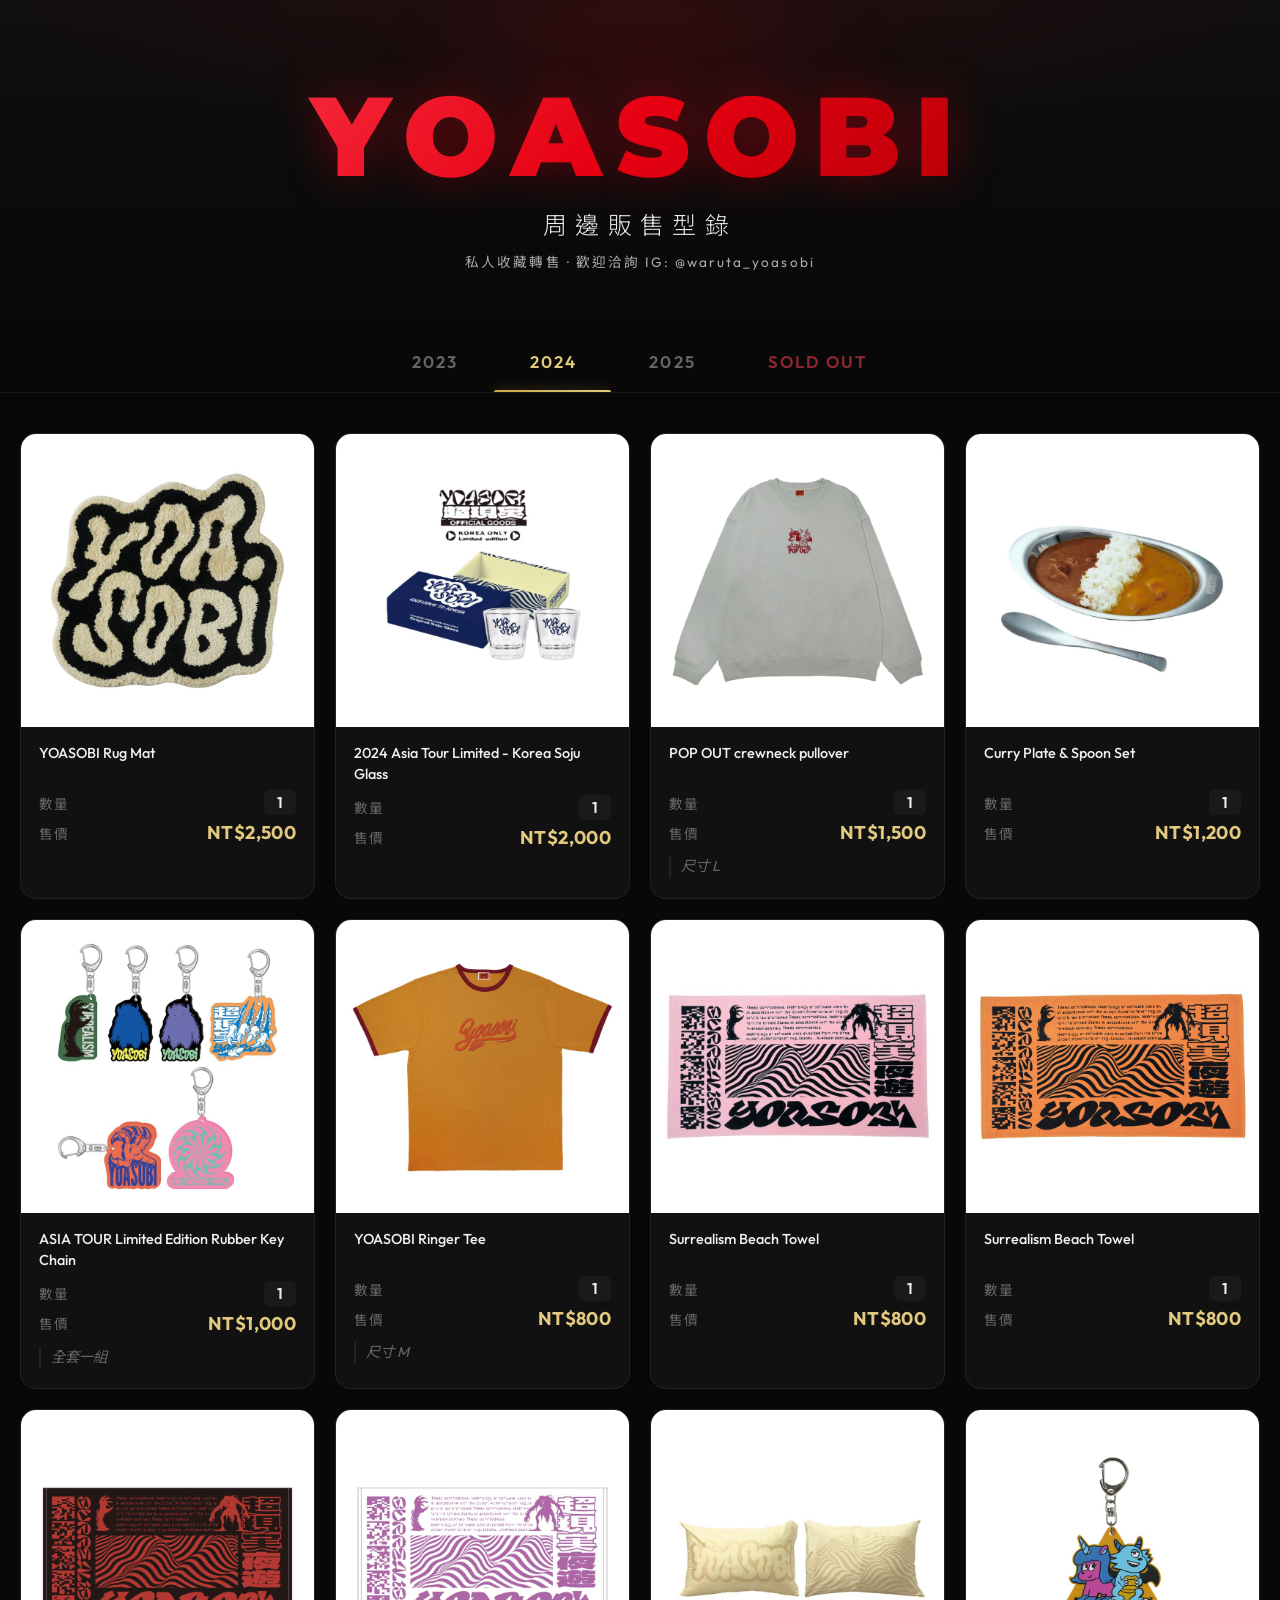
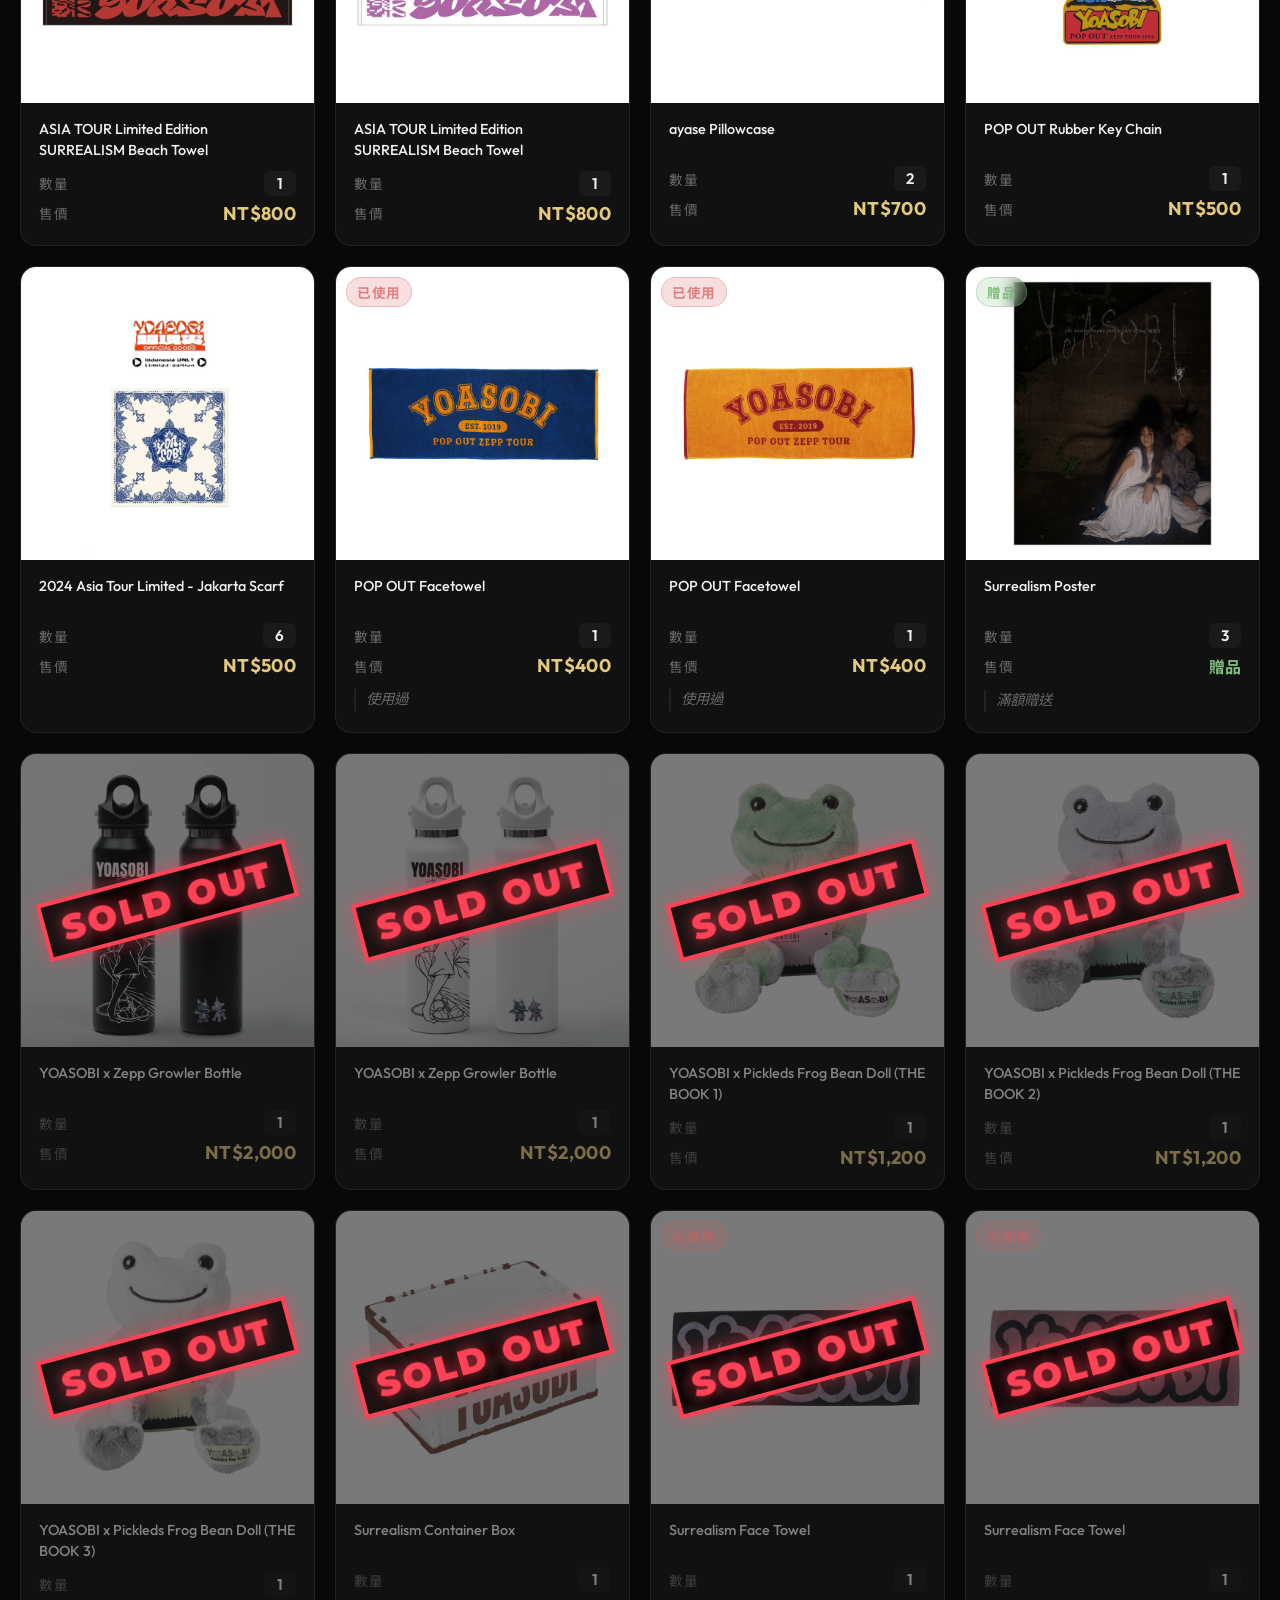
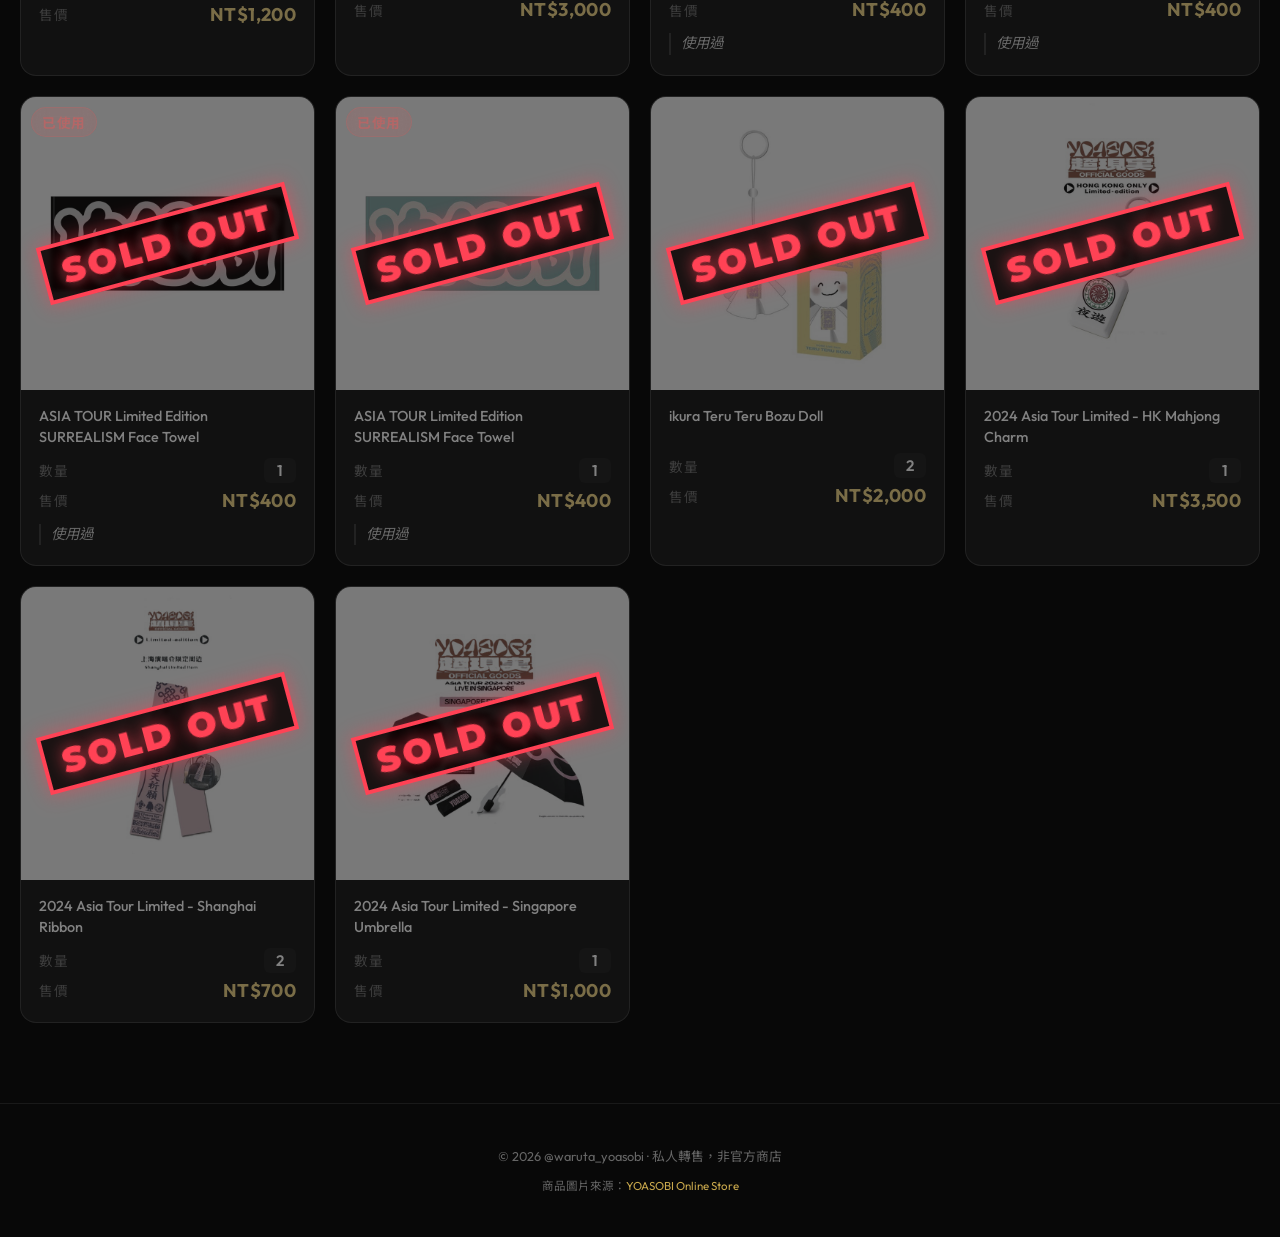
<file: yoasobi_goods_sale/index.html>
<!DOCTYPE html>
<html lang="zh-Hant">

<head>
  <meta charset="UTF-8" />
  <meta name="viewport" content="width=device-width, initial-scale=1.0" />
  <title>YOASOBI 周邊販售型錄 | warutaTW1016</title>
  <meta name="description" content="warutaTW1016 的 YOASOBI 周邊商品販售型錄，包含 2023〜2025 年購入的官方周邊，歡迎洽詢。" />
  <link rel="preconnect" href="https://fonts.googleapis.com" />
  <link rel="preconnect" href="https://fonts.gstatic.com" crossorigin />
  <link
    href="https://fonts.googleapis.com/css2?family=Montserrat:wght@900&family=Outfit:wght@300;400;600;700;900&family=Noto+Sans+TC:wght@300;400;500;700&display=swap"
    rel="stylesheet" />
  <link rel="stylesheet" href="style.css" />
</head>

<body>

  <!-- ===== HERO ===== -->
  <header class="hero">
    <div class="hero-inner">
      <div class="hero-logo">YOASOBI</div>
      <h1 class="hero-title">周邊販售型錄</h1>
      <p class="hero-sub">私人收藏轉售 · 歡迎洽詢 IG: @waruta_yoasobi</p>
    </div>
    <div class="hero-deco" aria-hidden="true"></div>
  </header>

  <!-- ===== TABS ===== -->
  <nav class="tabs-nav" role="tablist" aria-label="年份分類">
    <button class="tab-btn" data-year="2023" role="tab" aria-selected="false" id="tab-2023">2023</button>
    <button class="tab-btn active" data-year="2024" role="tab" aria-selected="true" id="tab-2024">2024</button>
    <button class="tab-btn" data-year="2025" role="tab" aria-selected="false" id="tab-2025">2025</button>
    <button class="tab-btn tab-btn-sold" data-year="sold" role="tab" aria-selected="false" id="tab-sold">SOLD
      OUT</button>
    <span class="tab-indicator" id="tab-indicator"></span>
  </nav>

  <!-- ===== MAIN CONTENT ===== -->
  <main class="main-content">
    <div class="year-panel" id="panel-2023" role="tabpanel" aria-labelledby="tab-2023"></div>
    <div class="year-panel active" id="panel-2024" role="tabpanel" aria-labelledby="tab-2024"></div>
    <div class="year-panel" id="panel-2025" role="tabpanel" aria-labelledby="tab-2025"></div>
    <div class="year-panel" id="panel-sold" role="tabpanel" aria-labelledby="tab-sold"></div>
  </main>

  <!-- ===== FOOTER ===== -->
  <footer class="site-footer">
    <p>&#169; 2026 @waruta_yoasobi &middot; 私人轉售，非官方商店</p>
    <p class="footer-note">商品圖片來源：<a href="https://yoasobi-onlinestore.com" target="_blank" rel="noopener">YOASOBI
        Online Store</a></p>
  </footer>

  <script>
    // ================================================================
    //  PRODUCT DATA
    // ================================================================
    const products = {
      "2023": [
        { name: "YOASOBI Beach Towel", qty: 1, price: 1200, sold: true, notes: "", img: "images/2023/beachtowel.jpg" },
        { name: "YOASOBI book sticker 4", qty: 1, price: 400, sold: true, notes: "", img: "images/2023/booksticker4.png" }
      ],

      "2024": [
        { name: "YOASOBI x Zepp Growler Bottle", qty: 1, price: 2000, sold: true, notes: "", img: "images/2024/growler_a.jpg" },
        { name: "YOASOBI x Zepp Growler Bottle", qty: 1, price: 2000, sold: true, notes: "", img: "images/2024/growler_b.jpg" },
        //{ name: "YOASOBI x Zepp Growler Bottle", qty: 1, price: 1300, notes: "已拆封使用末就口", img: "images/2024/growler_a.jpg" },
        { name: "POP OUT Rubber Key Chain", qty: 1, price: 500, notes: "", img: "images/2024/popout_keychain.jpg" },
        { name: "POP OUT Facetowel", qty: 1, price: 400, notes: "使用過", img: "images/2024/popout_facetowel_a.jpg" },
        { name: "POP OUT Facetowel", qty: 1, price: 400, notes: "使用過", img: "images/2024/popout_facetowel_b.jpg" },
        { name: "POP OUT crewneck pullover", qty: 1, price: 1500, notes: "尺寸 L", img: "images/2024/popout_crewneck.jpg" },
        { name: "YOASOBI Ringer Tee", qty: 1, price: 800, notes: "尺寸 M", img: "images/2024/ringertee.jpg" },
        { name: "YOASOBI x Pickleds Frog Bean Doll (THE BOOK 1)", qty: 1, price: 1200, sold: true, notes: "", img: "images/2024/beandoll_a.jpg" },
        { name: "YOASOBI x Pickleds Frog Bean Doll (THE BOOK 2)", qty: 1, price: 1200, sold: true, notes: "", img: "images/2024/beandoll_b.jpg" },
        { name: "YOASOBI x Pickleds Frog Bean Doll (THE BOOK 3)", qty: 1, price: 1200, sold: true, notes: "", img: "images/2024/beandoll_c.jpg" },
        { name: "Surrealism Container Box", qty: 1, price: 3000, sold: true, notes: "", img: "images/2024/surrealism_containerbox.jpg" },
        { name: "YOASOBI Rug Mat", qty: 1, price: 2500, notes: "", img: "images/2024/rugmat.jpg" },
        { name: "Surrealism Poster", qty: 3, price: 0, notes: "滿額贈送", img: "images/2024/surrealism_poster.jpg" },
        { name: "Surrealism Beach Towel", qty: 1, price: 800, notes: "", img: "images/2024/surrealism_beachtowel_a.jpg" },
        { name: "Surrealism Beach Towel", qty: 1, price: 800, notes: "", img: "images/2024/surrealism_beachtowel.jpg" },
        { name: "Surrealism Face Towel", qty: 1, price: 400, sold: true, notes: "使用過", img: "images/2024/surrealism_facetowel_a.jpg" },
        { name: "Surrealism Face Towel", qty: 1, price: 400, sold: true, notes: "使用過", img: "images/2024/surrealism_facetowel.jpg" },
        { name: "ASIA TOUR Limited Edition Rubber Key Chain", qty: 1, price: 1000, notes: "全套一組", img: "images/2024/asiatour_keychain.jpg" },
        { name: "ASIA TOUR Limited Edition SURREALISM Beach Towel", qty: 1, price: 800, notes: "", img: "images/2024/asiatour_beachtowel_a.jpg" },
        { name: "ASIA TOUR Limited Edition SURREALISM Beach Towel", qty: 1, price: 800, notes: "", img: "images/2024/asiatour_beachtowel_b.jpg" },
        { name: "ASIA TOUR Limited Edition SURREALISM Face Towel", qty: 1, price: 400, sold: true, notes: "使用過", img: "images/2024/asiatour_facetowel_a.jpg" },
        { name: "ASIA TOUR Limited Edition SURREALISM Face Towel", qty: 1, price: 400, sold: true, notes: "使用過", img: "images/2024/asiatour_facetowel_b.jpg" },
        { name: "Curry Plate & Spoon Set", qty: 1, price: 1200, notes: "", img: "images/2024/curry_plate.jpg" },
        { name: "ikura Teru Teru Bozu Doll", qty: 2, price: 2000, sold: true, notes: "", img: "images/2024/ikura_doll.jpg" },
        { name: "ayase Pillowcase", qty: 2, price: 700, notes: "", img: "images/2024/ayase_pillow.jpg" },
        { name: "2024 Asia Tour Limited - Korea Soju Glass", qty: 1, price: 2000, notes: "", img: "images/2024/korea_glass.jpg" },
        { name: "2024 Asia Tour Limited - HK Mahjong Charm", qty: 1, price: 3500, sold: true, notes: "", img: "images/2024/hk_mahjong.jpg" },
        { name: "2024 Asia Tour Limited - Shanghai Ribbon", qty: 2, price: 700, sold: true, notes: "", img: "images/2024/shanghai_ribbon.jpg" },
        { name: "2024 Asia Tour Limited - Jakarta Scarf", qty: 6, price: 500, notes: "", img: "images/2024/jakarta_scarf.jpg" },
        { name: "2024 Asia Tour Limited - Singapore Umbrella", qty: 1, price: 1000, sold: true, notes: "", img: "images/2024/singapore_umbrella.jpg" }
      ],

      "2025": [
        { name: "Beer Glass produced by Ayase", qty: 2, price: 750, notes: "", img: "images/2025/beerglass.jpg" },
        { name: "WAN! WAN! Hair clip Sets", qty: 1, price: 600, notes: "", img: "images/2025/wanwan_hairclip.jpg" },
        { name: "WAN! WAN! Pouch", qty: 1, price: 750, notes: "", img: "images/2025/wanwan_pouch.jpg" },
        { name: "WAN! WAN! Tote Bag", qty: 1, price: 750, notes: "", img: "images/2025/wanwan_totebag.jpg" },
        { name: "WANDARA Face Towel", qty: 1, price: 400, notes: "使用過", img: "images/2025/wandara_facetowel_a.jpg" },
        { name: "WANDARA Face Towel", qty: 1, price: 400, notes: "使用過", img: "images/2025/wandara_facetowel_b.jpg" },
        { name: "WAN!WAN! PVC KeyChain", qty: 1, price: 540, notes: "", img: "images/2025/wanwan_keychain_a.jpg" },
        { name: "WAN!WAN! PVC KeyChain", qty: 1, price: 540, sold: true, notes: "", img: "images/2025/wanwan_keychain_b.jpg" },
        { name: "WAN!WAN! PVC KeyChain", qty: 1, price: 540, notes: "", img: "images/2025/wanwan_keychain_c.jpg" },
        { name: "YASB Strap", qty: 1, price: 660, notes: "", sold: true, img: "images/2025/yasb_strap.jpg" },
        { name: "YASB Rhinestone Logo Zip Hoodie", qty: 1, price: 1800, sold: true, notes: "尺寸 XL - 只試過一次，沒有袋子", img: "images/2025/yasb_ziphoodie.jpg" }
      ]
    };

    // ================================================================
    //  RENDER CARDS
    // ================================================================
    function isSoldItem(p) {
      return p.sold === true || p.sold === "true" || p.sold === 1 || p.sold === "1";
    }

    function renderCards(year) {
      const panel = document.getElementById("panel-" + year);
      if (!panel) return;

      // 未售出：依售價高→低；售出：排在後面
      const items = (products[year] || []).slice().sort(function(a, b) {
        var aSold = isSoldItem(a) ? 1 : 0;
        var bSold = isSoldItem(b) ? 1 : 0;
        if (aSold !== bSold) return aSold - bSold; // 未售出在前
        if (!aSold) return b.price - a.price;       // 未售出：高價優先
        return 0;
      });

      panel.innerHTML = "<div class=\"cards-grid\">" + items.map(function (p, i) { return cardHTML(p, i); }).join("") + "</div>";

      panel.querySelectorAll(".card-img").forEach(function (img) {
        img.addEventListener("error", function () {
          this.src = "images/placeholder.png";
          this.classList.add("is-placeholder");
        });
      });
    }

    function cardHTML(p, idx) {
      var isFree = p.price === 0;
      var isUsed = p.notes && (p.notes.indexOf("使用過") !== -1 || p.notes.indexOf("拆封") !== -1);
      var isSold = p.sold === true || p.sold === "true" || p.sold === 1 || p.sold === "1";
      var priceStr = isFree
        ? "<span class=\"price-free\">贈品</span>"
        : "<span class=\"price-value\">NT$" + p.price.toLocaleString() + "</span>";

      var badges = [];
      if (isFree) badges.push("<span class=\"badge badge-free\">贈品</span>");
      if (isUsed) badges.push("<span class=\"badge badge-used\">已使用</span>");

      return "<article class=\"card" + (isSold ? " card-sold" : "") + "\" style=\"animation-delay:" + (idx * 0.04) + "s\">" +
        "<div class=\"card-img-wrap\">" +
        "<img class=\"card-img\" src=\"" + p.img + "\" alt=\"" + p.name + "\" loading=\"lazy\" />" +
        (isSold ? "<div class=\"sold-overlay\"><span class=\"sold-text\">SOLD OUT</span></div>" : "") +
        (badges.length ? "<div class=\"card-badges\">" + badges.join("") + "</div>" : "") +
        "</div>" +
        "<div class=\"card-body\">" +
        "<h2 class=\"card-name\">" + p.name + "</h2>" +
        "<div class=\"card-meta\">" +
        "<div class=\"meta-row\"><span class=\"meta-label\">數量</span><span class=\"meta-val qty-val\">" + p.qty + "</span></div>" +
        "<div class=\"meta-row\"><span class=\"meta-label\">售價</span><span class=\"meta-val\">" + priceStr + "</span></div>" +
        "</div>" +
        (p.notes ? "<p class=\"card-notes\">" + p.notes + "</p>" : "") +
        "</div>" +
        "</article>";
    }

    // ================================================================
    //  TABS
    // ================================================================
    function initTabs() {
      var btns = document.querySelectorAll(".tab-btn");
      var indicator = document.getElementById("tab-indicator");

      function moveIndicator(btn) {
        indicator.style.width = btn.offsetWidth + "px";
        indicator.style.left = btn.offsetLeft + "px";
      }

      function activateTab(year, btn) {
        btns.forEach(function (b) {
          b.classList.remove("active");
          b.setAttribute("aria-selected", "false");
        });
        btn.classList.add("active");
        btn.setAttribute("aria-selected", "true");
        moveIndicator(btn);
        document.querySelectorAll(".year-panel").forEach(function (p) { p.classList.remove("active"); });
        document.getElementById("panel-" + year).classList.add("active");
      }

      btns.forEach(function (btn) {
        btn.addEventListener("click", function () { activateTab(btn.dataset.year, btn); });
      });

      var active = document.querySelector(".tab-btn.active");
      if (active) { requestAnimationFrame(function () { moveIndicator(active); }); }
    }

    // ================================================================
    //  INIT
    // ================================================================
    document.addEventListener("DOMContentLoaded", function () {
      ["2023", "2024", "2025"].forEach(renderCards);
      renderSoldOut();
      initTabs();
    });

    // ================================================================
    //  RENDER SOLD OUT TAB (auto-collect all sold items)
    // ================================================================
    function renderSoldOut() {
      var panel = document.getElementById("panel-sold");
      if (!panel) return;

      var allSold = [];
      ["2023", "2024", "2025"].forEach(function (year) {
        (products[year] || []).forEach(function (p) {
          var isSold = p.sold === true || p.sold === "true" || p.sold === 1 || p.sold === "1";
          if (isSold) allSold.push(p);
        });
      });

      if (allSold.length === 0) {
        panel.innerHTML = "<p class=\"no-sold-msg\">目前尚無已售出商品</p>";
        return;
      }

      panel.innerHTML = "<div class=\"cards-grid\">" + allSold.map(function (p, i) {
        return cardHTML(p, i);
      }).join("") + "</div>";

      panel.querySelectorAll(".card-img").forEach(function (img) {
        img.addEventListener("error", function () {
          this.src = "images/placeholder.png";
          this.classList.add("is-placeholder");
        });
      });
    }
  </script>
</body>

</html>
</file>
<file: yoasobi_goods_sale/style.css>
/* ============================================================
   YOASOBI 周邊型錄 — style.css
   ============================================================ */

/* ---------- Reset & Base ---------- */
*, *::before, *::after { box-sizing: border-box; margin: 0; padding: 0; }

:root {
  --bg:          #080808;
  --surface:     #111111;
  --surface-2:   #1a1a1a;
  --border:      rgba(255,255,255,0.07);
  --gold:        #c9a84c;
  --gold-light:  #e2c97e;
  --gold-dim:    rgba(201,168,76,0.18);
  --text-hi:     #f0f0f0;
  --text-mid:    #aaaaaa;
  --text-lo:     #666666;
  --used-color:  #e08080;
  --free-color:  #7ebd7e;
  --radius:      14px;
  --card-radius: 16px;
  --transition:  0.28s cubic-bezier(0.4,0,0.2,1);
}

html { scroll-behavior: smooth; }

body {
  background: var(--bg);
  color: var(--text-hi);
  font-family: 'Outfit', 'Noto Sans TC', sans-serif;
  min-height: 100vh;
  -webkit-font-smoothing: antialiased;
}

/* ---------- Hero ---------- */
.hero {
  position: relative;
  overflow: hidden;
  padding: 80px 24px 60px;
  text-align: center;
  background: radial-gradient(ellipse 80% 60% at 50% 0%, rgba(230,0,18,0.1) 0%, transparent 70%),
              linear-gradient(180deg, #0f0f0f 0%, var(--bg) 100%);
}

.hero-deco {
  position: absolute;
  top: -40px; left: 50%;
  transform: translateX(-50%);
  width: 500px; height: 200px;
  background: radial-gradient(ellipse, rgba(230,0,18,0.12) 0%, transparent 70%);
  pointer-events: none;
  filter: blur(30px);
}

.hero-logo {
  font-family: 'Montserrat', 'Outfit', sans-serif;
  font-size: clamp(3rem, 9vw, 7rem);
  font-weight: 900;
  letter-spacing: 0.13em;
  background: linear-gradient(135deg, #ff4255 0%, #e60012 50%, #990000 100%);
  -webkit-background-clip: text;
  -webkit-text-fill-color: transparent;
  background-clip: text;
  line-height: 1;
  margin-bottom: 14px;
  text-shadow: none;
  filter: drop-shadow(0 0 24px rgba(230,0,18,0.4));
}

.hero-title {
  font-size: clamp(1rem, 3vw, 1.5rem);
  font-weight: 300;
  letter-spacing: 0.35em;
  color: var(--text-hi);
  margin-bottom: 10px;
}

.hero-sub {
  font-size: 0.85rem;
  letter-spacing: 0.15em;
  color: var(--text-mid);
}

/* ---------- Tabs ---------- */
.tabs-nav {
  position: relative;
  display: flex;
  justify-content: center;
  gap: 0;
  padding: 0 24px;
  border-bottom: 1px solid var(--border);
  background: var(--bg);
  overflow: hidden;
}

.tab-btn {
  position: relative;
  background: none;
  border: none;
  color: var(--text-lo);
  font-family: inherit;
  font-size: 1.05rem;
  font-weight: 600;
  letter-spacing: 0.12em;
  padding: 20px 36px;
  cursor: pointer;
  transition: color var(--transition);
  z-index: 1;
}

.tab-btn:hover { color: var(--text-mid); }
.tab-btn.active { color: var(--gold-light); }

/* SOLD OUT tab — red theme */
.tab-btn-sold { color: rgba(255,66,85,0.55); }
.tab-btn-sold:hover { color: rgba(255,66,85,0.8); }
.tab-btn-sold.active { color: #ff4255; }
.tab-btn-sold.active ~ .tab-indicator,
.tab-btn-sold.active + .tab-indicator {
  background: linear-gradient(90deg, #cc0011, #ff4255);
  box-shadow: 0 0 12px rgba(255,66,85,0.6);
}

/* No sold items placeholder */
.no-sold-msg {
  text-align: center;
  padding: 80px 20px;
  color: var(--text-lo);
  font-size: 1rem;
  letter-spacing: 0.1em;
}

.tab-indicator {
  position: absolute;
  bottom: 0;
  left: 0;
  height: 2px;
  background: linear-gradient(90deg, var(--gold), var(--gold-light));
  border-radius: 2px 2px 0 0;
  transition: left 0.35s cubic-bezier(0.4,0,0.2,1), width 0.35s cubic-bezier(0.4,0,0.2,1);
  box-shadow: 0 0 12px rgba(201,168,76,0.6);
}

/* ---------- Panels ---------- */
.main-content {
  max-width: 1400px;
  margin: 0 auto;
  padding: 40px 20px 80px;
}

.year-panel { display: none; }
.year-panel.active {
  display: block;
  animation: fadeUp 0.4s ease;
}

@keyframes fadeUp {
  from { opacity: 0; transform: translateY(16px); }
  to   { opacity: 1; transform: translateY(0); }
}

/* ---------- Cards Grid ---------- */
.cards-grid {
  display: grid;
  grid-template-columns: repeat(4, 1fr);
  gap: 20px;
}

@media (max-width: 1100px) { .cards-grid { grid-template-columns: repeat(3, 1fr); } }
@media (max-width: 760px)  { .cards-grid { grid-template-columns: repeat(2, 1fr); gap: 14px; } }
@media (max-width: 480px)  { .cards-grid { grid-template-columns: 1fr; } }

/* ---------- Card ---------- */
.card {
  background: var(--surface);
  border: 1px solid var(--border);
  border-radius: var(--card-radius);
  overflow: hidden;
  transition: transform var(--transition), box-shadow var(--transition), border-color var(--transition);
  animation: cardIn 0.5s ease both;
}

@keyframes cardIn {
  from { opacity: 0; transform: translateY(20px) scale(0.97); }
  to   { opacity: 1; transform: translateY(0) scale(1); }
}

.card:hover {
  transform: translateY(-6px) scale(1.015);
  box-shadow: 0 16px 48px rgba(0,0,0,0.5), 0 0 0 1px rgba(201,168,76,0.3);
  border-color: rgba(201,168,76,0.3);
}

/* Image */
.card-img-wrap {
  position: relative;
  width: 100%;
  aspect-ratio: 1 / 1;
  overflow: hidden;
  background: var(--surface-2);
}

.card-img {
  width: 100%; height: 100%;
  object-fit: cover;
  display: block;
  transition: transform 0.5s cubic-bezier(0.4,0,0.2,1);
}
.card:hover .card-img { transform: scale(1.07); }

.card-img.is-placeholder {
  object-fit: contain;
  padding: 16px;
  opacity: 0.7;
}

/* Sold Out Overlay */
.card-sold {
  pointer-events: none;
}
.card-sold .card-img {
  opacity: 0.55;
  filter: grayscale(70%);
}
.card-sold .card-meta, .card-sold .card-name {
  opacity: 0.5;
}
.sold-overlay {
  position: absolute;
  top: 0; left: 0; width: 100%; height: 100%;
  background: rgba(0, 0, 0, 0.2);
  display: flex;
  align-items: center;
  justify-content: center;
  z-index: 5;
}
.sold-text {
  color: #ff4255;
  font-family: 'Montserrat', sans-serif;
  font-size: 2.2rem;
  font-weight: 900;
  letter-spacing: 0.08em;
  line-height: 1;
  text-transform: uppercase;
  transform: rotate(-15deg);
  border: 4px solid #ff4255;
  padding: 8px 16px;
  background: rgba(10, 0, 0, 0.85);
  box-shadow: 0 0 20px rgba(255, 66, 85, 0.5);
  text-shadow: 0 0 15px rgba(255, 66, 85, 0.7);
  backdrop-filter: blur(2px);
}

/* Badges */
.card-badges {
  position: absolute;
  top: 10px; left: 10px;
  display: flex; flex-direction: column; gap: 5px;
}
.badge {
  display: inline-block;
  padding: 4px 10px;
  border-radius: 20px;
  font-size: 0.85rem;
  font-weight: 700;
  letter-spacing: 0.05em;
  backdrop-filter: blur(8px);
}
.badge-used { background: rgba(224,128,128,0.25); color: var(--used-color); border: 1px solid rgba(224,128,128,0.4); }
.badge-free { background: rgba(126,189,126,0.2); color: var(--free-color); border: 1px solid rgba(126,189,126,0.4); }

/* Card Body */
.card-body {
  padding: 16px 18px 20px;
  display: flex;
  flex-direction: column;
  gap: 10px;
}

.card-name {
  font-size: 0.9rem;
  font-weight: 500;
  line-height: 1.45;
  color: var(--text-hi);
  min-height: 2.6em;
  display: -webkit-box;
  -webkit-line-clamp: 3;
  line-clamp: 3;
  -webkit-box-orient: vertical;
  overflow: hidden;
}

/* Meta rows */
.card-meta { display: flex; flex-direction: column; gap: 6px; }

.meta-row {
  display: flex;
  align-items: center;
  justify-content: space-between;
  gap: 8px;
}

.meta-label {
  font-size: 0.85rem;
  color: var(--text-lo);
  letter-spacing: 0.05em;
  flex-shrink: 0;
}

.meta-val {
  font-size: 1rem;
  color: var(--text-mid);
  font-weight: 500;
}

.qty-val {
  background: var(--surface-2);
  color: var(--text-hi);
  border-radius: 6px;
  padding: 3px 12px;
  font-size: 0.95rem;
  font-weight: 600;
  min-width: 32px;
  text-align: center;
}

.price-value {
  font-family: 'Outfit', sans-serif;
  font-size: 1.15rem;
  font-weight: 700;
  color: var(--gold-light);
  letter-spacing: 0.02em;
}

.price-free {
  font-size: 1rem;
  font-weight: 700;
  color: var(--free-color);
}

.card-notes {
  font-size: 0.9rem;
  color: var(--text-lo);
  font-style: italic;
  line-height: 1.5;
  border-left: 2px solid var(--border);
  padding-left: 10px;
  margin-top: 2px;
}

/* ---------- Footer ---------- */
.site-footer {
  text-align: center;
  padding: 40px 24px;
  border-top: 1px solid var(--border);
  color: var(--text-lo);
  font-size: 0.8rem;
  line-height: 2;
}
.site-footer a { color: var(--gold); text-decoration: none; }
.site-footer a:hover { color: var(--gold-light); }
.footer-note { font-size: 0.72rem; margin-top: 4px; }

/* ---------- Scrollbar ---------- */
::-webkit-scrollbar { width: 6px; }
::-webkit-scrollbar-track { background: var(--bg); }
::-webkit-scrollbar-thumb { background: var(--surface-2); border-radius: 3px; }
::-webkit-scrollbar-thumb:hover { background: #2a2a2a; }
</file>
